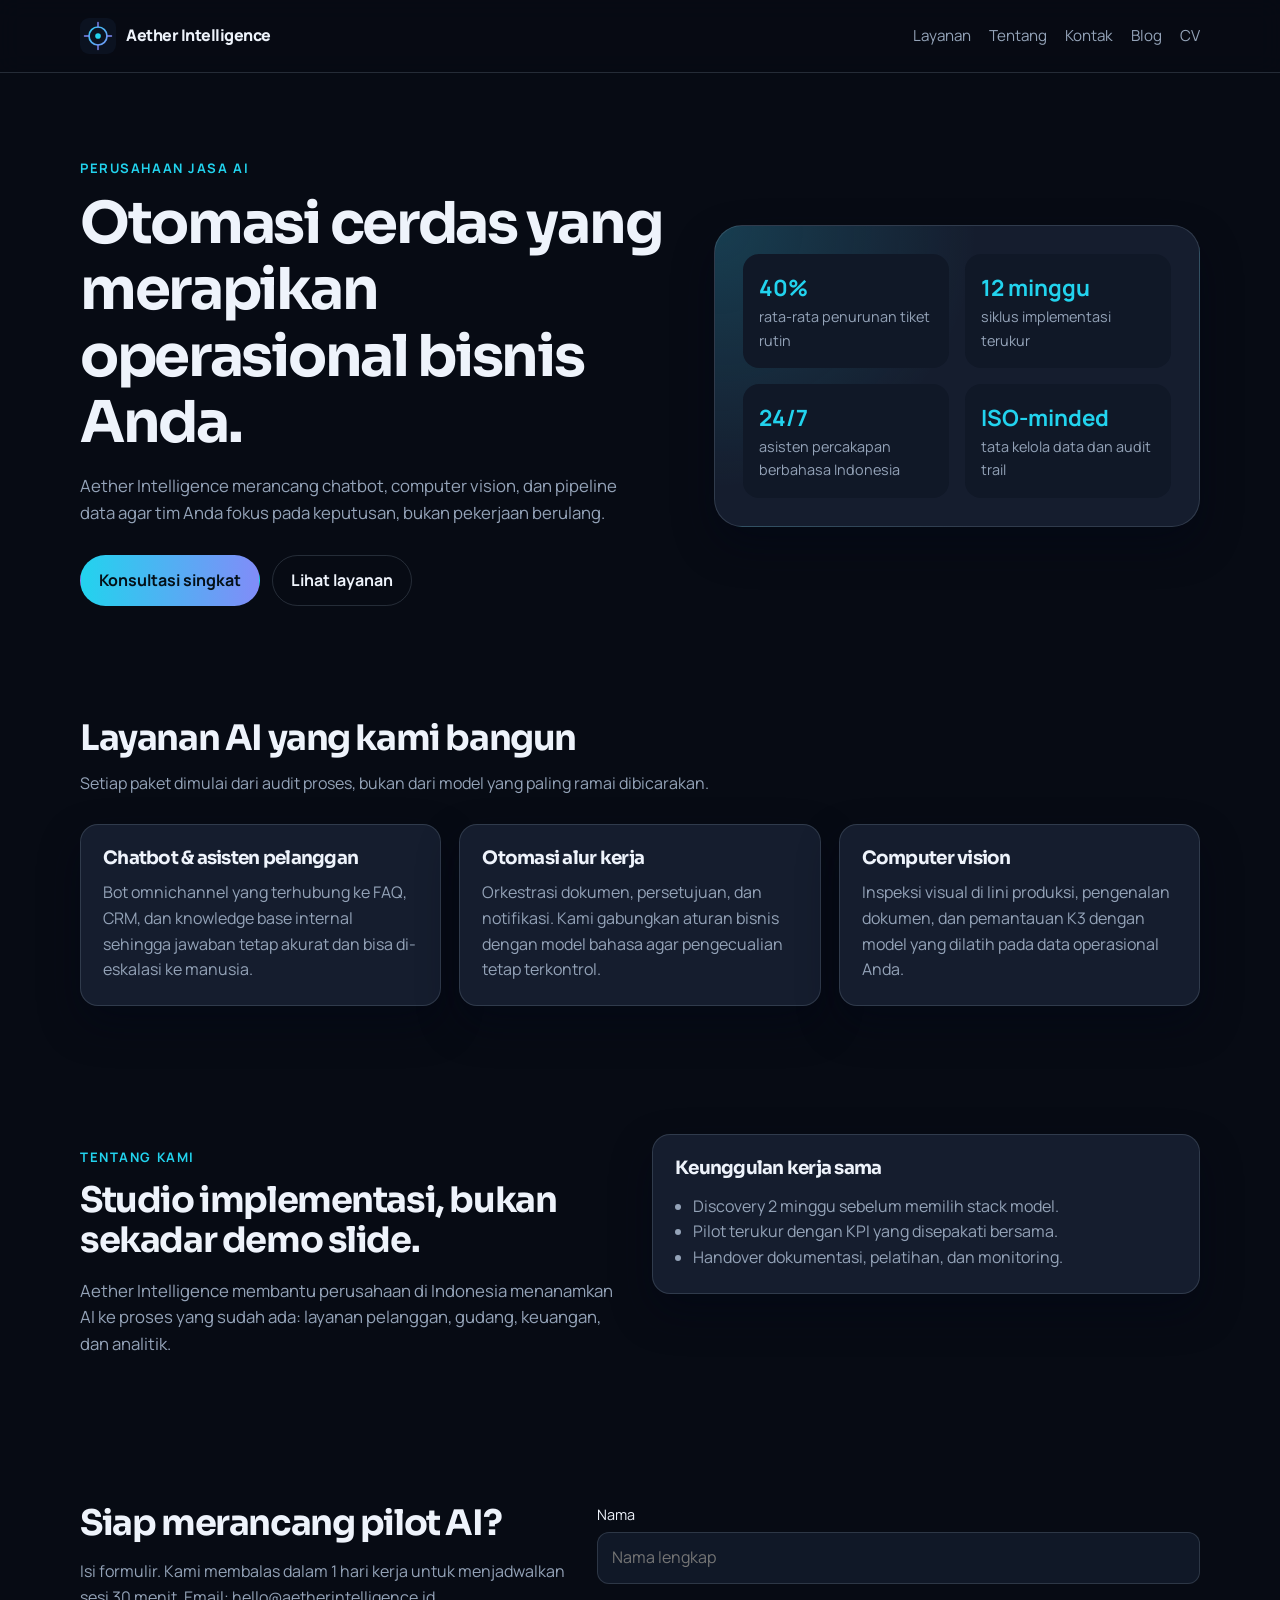
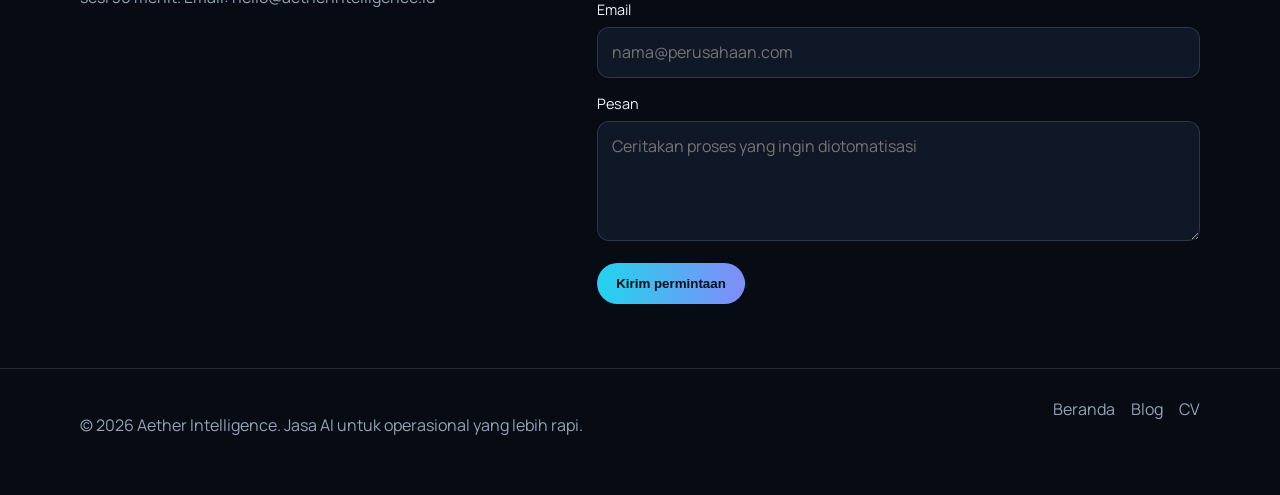
<file: index.html>
<!DOCTYPE html>
<html lang="id">
  <head>
    <meta charset="UTF-8" />
    <meta name="viewport" content="width=device-width, initial-scale=1.0" />
    <meta
      name="description"
      content="Aether Intelligence adalah studio implementasi kecerdasan buatan terapan, chatbot cerdas, computer vision, dan pipeline otomasi operasional bisnis."
    />
    <title>Aether Intelligence — Jasa AI untuk Bisnis</title>
    <!-- Google Fonts diizinkan; stylesheet utama wajib eksternal -->
    <link rel="preconnect" href="https://fonts.googleapis.com" />
    <link rel="preconnect" href="https://fonts.gstatic.com" crossorigin />
    <link
      href="https://fonts.googleapis.com/css2?family=Manrope:wght@400;600;700;800&family=Sora:wght@600;700&display=swap"
      rel="stylesheet"
    />
    <link rel="stylesheet" href="assets/css/style.css" />
  </head>
  <body>
    <header class="site-header">
      <nav class="nav container" aria-label="Navigasi utama">
        <a class="brand" href="index.html">
          <img src="assets/img/logo.svg" alt="Logo Aether Intelligence" width="36" height="36" />
          Aether Intelligence
        </a>
        <ul class="nav-links">
          <li><a href="#layanan">Layanan</a></li>
          <li><a href="#tentang">Tentang</a></li>
          <li><a href="#kontak">Kontak</a></li>
          <li><a href="blog.html">Blog</a></li>
          <li><a href="cv.html">CV</a></li>
        </ul>
      </nav>
    </header>

    <main>
      <section class="hero" id="beranda">
        <div class="container hero-grid">
          <div>
            <p class="eyebrow">Perusahaan jasa AI</p>
            <h1>Otomasi cerdas yang merapikan operasional bisnis Anda.</h1>
            <p class="lede">
              Aether Intelligence merancang chatbot, computer vision, dan pipeline data
              agar tim Anda fokus pada keputusan, bukan pekerjaan berulang.
            </p>
            <div class="hero-actions">
              <a class="btn btn-primary" href="#kontak">Konsultasi singkat</a>
              <a class="btn btn-ghost" href="#layanan">Lihat layanan</a>
            </div>
          </div>
          <aside class="hero-panel" aria-label="Ringkasan dampak">
            <dl class="stat-list">
              <div>
                <dt>40%</dt>
                <dd>rata-rata penurunan tiket rutin</dd>
              </div>
              <div>
                <dt>12 minggu</dt>
                <dd>siklus implementasi terukur</dd>
              </div>
              <div>
                <dt>24/7</dt>
                <dd>asisten percakapan berbahasa Indonesia</dd>
              </div>
              <div>
                <dt>ISO-minded</dt>
                <dd>tata kelola data dan audit trail</dd>
              </div>
            </dl>
          </aside>
        </div>
      </section>

      <section class="section" id="layanan">
        <div class="container">
          <div class="section-head">
            <h2>Layanan AI yang kami bangun</h2>
            <p>Setiap paket dimulai dari audit proses, bukan dari model yang paling ramai dibicarakan.</p>
          </div>
          <div class="card-grid">
            <article class="card">
              <h3>Chatbot &amp; asisten pelanggan</h3>
              <p>
                Bot omnichannel yang terhubung ke FAQ, CRM, dan knowledge base internal
                sehingga jawaban tetap akurat dan bisa di-eskalasi ke manusia.
              </p>
            </article>
            <article class="card">
              <h3>Otomasi alur kerja</h3>
              <p>
                Orkestrasi dokumen, persetujuan, dan notifikasi. Kami gabungkan aturan bisnis
                dengan model bahasa agar pengecualian tetap terkontrol.
              </p>
            </article>
            <article class="card">
              <h3>Computer vision</h3>
              <p>
                Inspeksi visual di lini produksi, pengenalan dokumen, dan pemantauan K3
                dengan model yang dilatih pada data operasional Anda.
              </p>
            </article>
          </div>
        </div>
      </section>

      <section class="section" id="tentang">
        <div class="container about">
          <div>
            <p class="eyebrow">Tentang kami</p>
            <h2>Studio implementasi, bukan sekadar demo slide.</h2>
            <p class="lede">
              Aether Intelligence membantu perusahaan di Indonesia menanamkan AI ke proses
              yang sudah ada: layanan pelanggan, gudang, keuangan, dan analitik.
            </p>
          </div>
          <div class="card">
            <h3>Keunggulan kerja sama</h3>
            <ul>
              <li>Discovery 2 minggu sebelum memilih stack model.</li>
              <li>Pilot terukur dengan KPI yang disepakati bersama.</li>
              <li>Handover dokumentasi, pelatihan, dan monitoring.</li>
            </ul>
          </div>
        </div>
      </section>

      <section class="section" id="kontak">
        <div class="container contact-wrap">
          <div>
            <h2>Siap merancang pilot AI?</h2>
            <p class="contact-note">
              Isi formulir. Kami membalas dalam 1 hari kerja untuk menjadwalkan sesi 30 menit.
              Email: hello@aetherintelligence.id
            </p>
          </div>
          <!-- Form statis sesuai spek; tidak perlu backend -->
          <form action="#" method="post">
            <label for="nama">Nama</label>
            <input id="nama" name="nama" type="text" required placeholder="Nama lengkap" autocomplete="name" />
            <label for="email">Email</label>
            <input id="email" name="email" type="email" required placeholder="nama@perusahaan.com" autocomplete="email" />
            <label for="pesan">Pesan</label>
            <textarea id="pesan" name="pesan" required placeholder="Ceritakan proses yang ingin diotomatisasi"></textarea>
            <button class="btn btn-primary" type="submit">Kirim permintaan</button>
          </form>
        </div>
      </section>
    </main>

    <footer class="site-footer">
      <div class="container footer-row">
        <p>© 2026 Aether Intelligence. Jasa AI untuk operasional yang lebih rapi.</p>
        <nav class="footer-links" aria-label="Navigasi footer">
          <a href="index.html">Beranda</a>
          <a href="blog.html">Blog</a>
          <a href="cv.html">CV</a>
        </nav>
      </div>
    </footer>
  </body>
</html>
</file>
<file: assets/css/style.css>
/* Landing page Aether Intelligence — CSS murni (tanpa framework) */

:root {
  --bg: #070b14;
  --bg-elevated: #101827;
  --surface: #151d2e;
  --line: rgba(148, 163, 184, 0.22);
  --text: #eef3fb;
  --muted: #94a3b8;
  --accent: #22d3ee;
  --accent-2: #818cf8;
  --radius: 18px;
  --shadow: 0 18px 40px rgba(2, 6, 23, 0.45);
  --max: 1120px;
}

* {
  box-sizing: border-box;
}

html {
  scroll-behavior: smooth;
}

body {
  margin: 0;
  font-family: "Manrope", sans-serif;
  background: var(--bg);
  color: var(--text);
  line-height: 1.6;
}

img {
  max-width: 100%;
  display: block;
}

a {
  color: inherit;
  text-decoration: none;
}

.container {
  width: min(var(--max), calc(100% - 32px));
  margin-inline: auto;
}

/* Navbar */
.site-header {
  position: sticky;
  top: 0;
  z-index: 20;
  background: rgba(7, 11, 20, 0.86);
  backdrop-filter: blur(12px);
  border-bottom: 1px solid var(--line);
}

.nav {
  display: flex;
  align-items: center;
  justify-content: space-between;
  gap: 16px;
  min-height: 72px;
}

.brand {
  display: flex;
  align-items: center;
  gap: 10px;
  font-weight: 800;
  letter-spacing: -0.03em;
}

.brand img {
  width: 36px;
  height: 36px;
}

.nav-links {
  display: flex;
  flex-wrap: wrap;
  gap: 8px 18px;
  list-style: none;
  margin: 0;
  padding: 0;
}

.nav-links a {
  color: var(--muted);
  font-size: 0.95rem;
  transition: color 0.2s ease;
}

.nav-links a:hover,
.nav-links a.is-active {
  color: var(--text);
}

/* Hero */
.hero {
  padding: 72px 0 48px;
}

.hero-grid {
  display: grid;
  grid-template-columns: 1.1fr 0.9fr;
  gap: 40px;
  align-items: center;
}

.eyebrow {
  display: inline-block;
  color: var(--accent);
  font-size: 0.82rem;
  font-weight: 700;
  letter-spacing: 0.12em;
  text-transform: uppercase;
  margin-bottom: 12px;
}

h1,
h2,
h3 {
  font-family: "Sora", sans-serif;
  letter-spacing: -0.04em;
  line-height: 1.15;
  margin: 0 0 12px;
}

h1 {
  font-size: clamp(2.1rem, 5vw, 3.6rem);
}

h2 {
  font-size: clamp(1.6rem, 3vw, 2.2rem);
}

.lede {
  color: var(--muted);
  font-size: 1.05rem;
  max-width: 56ch;
}

.hero-actions {
  display: flex;
  flex-wrap: wrap;
  gap: 12px;
  margin-top: 28px;
}

.btn {
  display: inline-flex;
  align-items: center;
  justify-content: center;
  padding: 12px 18px;
  border-radius: 999px;
  border: 1px solid transparent;
  font-weight: 700;
  transition: transform 0.2s ease, background 0.2s ease, border-color 0.2s ease;
}

.btn:hover {
  transform: translateY(-2px);
}

.btn-primary {
  background: linear-gradient(90deg, var(--accent), var(--accent-2));
  color: #041018;
}

.btn-ghost {
  border-color: var(--line);
  color: var(--text);
  background: transparent;
}

.hero-panel {
  background: radial-gradient(circle at top left, rgba(34, 211, 238, 0.18), transparent 46%),
    var(--surface);
  border: 1px solid var(--line);
  border-radius: 28px;
  padding: 28px;
  box-shadow: var(--shadow);
}

.stat-list {
  display: grid;
  grid-template-columns: 1fr 1fr;
  gap: 16px;
  margin: 0;
}

.stat-list div {
  background: var(--bg-elevated);
  border-radius: 16px;
  padding: 16px;
}

.stat-list dt,
.stat-list strong {
  display: block;
  font-size: 1.4rem;
  font-weight: 700;
  color: var(--accent);
}

.stat-list dd,
.stat-list span {
  margin: 0;
  color: var(--muted);
  font-size: 0.9rem;
}

/* Sections */
.section {
  padding: 64px 0;
}

.section-head {
  margin-bottom: 28px;
}

.section-head p {
  color: var(--muted);
  margin: 0;
}

.card-grid {
  display: grid;
  grid-template-columns: repeat(3, 1fr);
  gap: 18px;
}

.card {
  background: var(--surface);
  border: 1px solid var(--line);
  border-radius: var(--radius);
  padding: 22px;
  box-shadow: var(--shadow);
  transition: transform 0.2s ease, border-color 0.2s ease;
}

.card:hover {
  transform: translateY(-6px);
  border-color: rgba(34, 211, 238, 0.45);
}

.card h3 {
  font-size: 1.15rem;
}

.card p {
  color: var(--muted);
  margin: 0;
}

.about {
  display: grid;
  grid-template-columns: 1fr 1fr;
  gap: 24px;
  align-items: start;
}

.about ul {
  margin: 16px 0 0;
  padding-left: 18px;
  color: var(--muted);
}

/* Form */
.contact-wrap {
  display: grid;
  grid-template-columns: 0.9fr 1.1fr;
  gap: 24px;
}

label {
  display: block;
  font-size: 0.9rem;
  margin-bottom: 6px;
}

input,
textarea {
  width: 100%;
  margin-bottom: 14px;
  padding: 12px 14px;
  border-radius: 12px;
  border: 1px solid var(--line);
  background: var(--bg-elevated);
  color: var(--text);
  font: inherit;
}

textarea {
  min-height: 120px;
  resize: vertical;
}

.contact-note {
  color: var(--muted);
}

/* Footer */
.site-footer {
  border-top: 1px solid var(--line);
  padding: 28px 0 40px;
}

.footer-row {
  display: flex;
  justify-content: space-between;
  gap: 16px;
  flex-wrap: wrap;
  color: var(--muted);
}

.footer-links {
  display: flex;
  gap: 16px;
}

/* Responsive */
@media (max-width: 860px) {
  .hero-grid,
  .card-grid,
  .about,
  .contact-wrap {
    grid-template-columns: 1fr;
  }

  .nav {
    flex-direction: column;
    align-items: flex-start;
    padding: 14px 0;
  }
}
</file>
